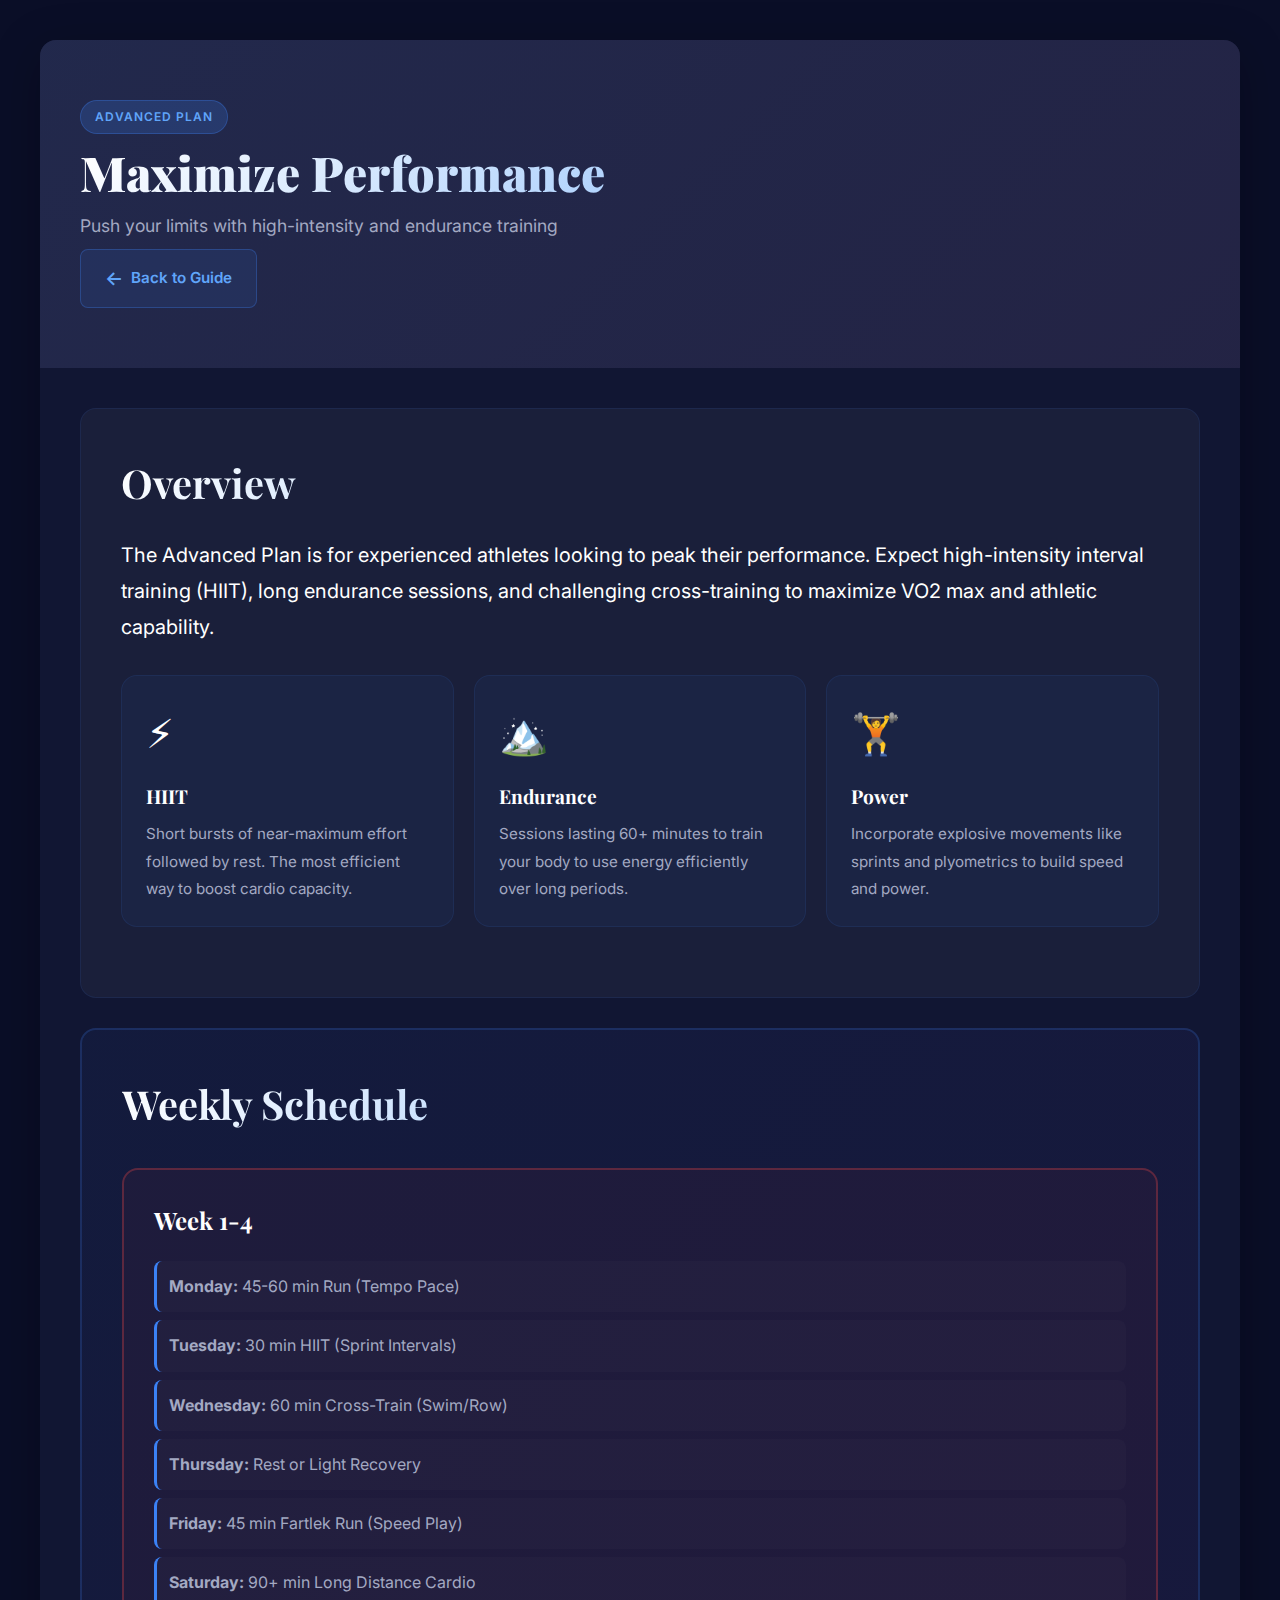
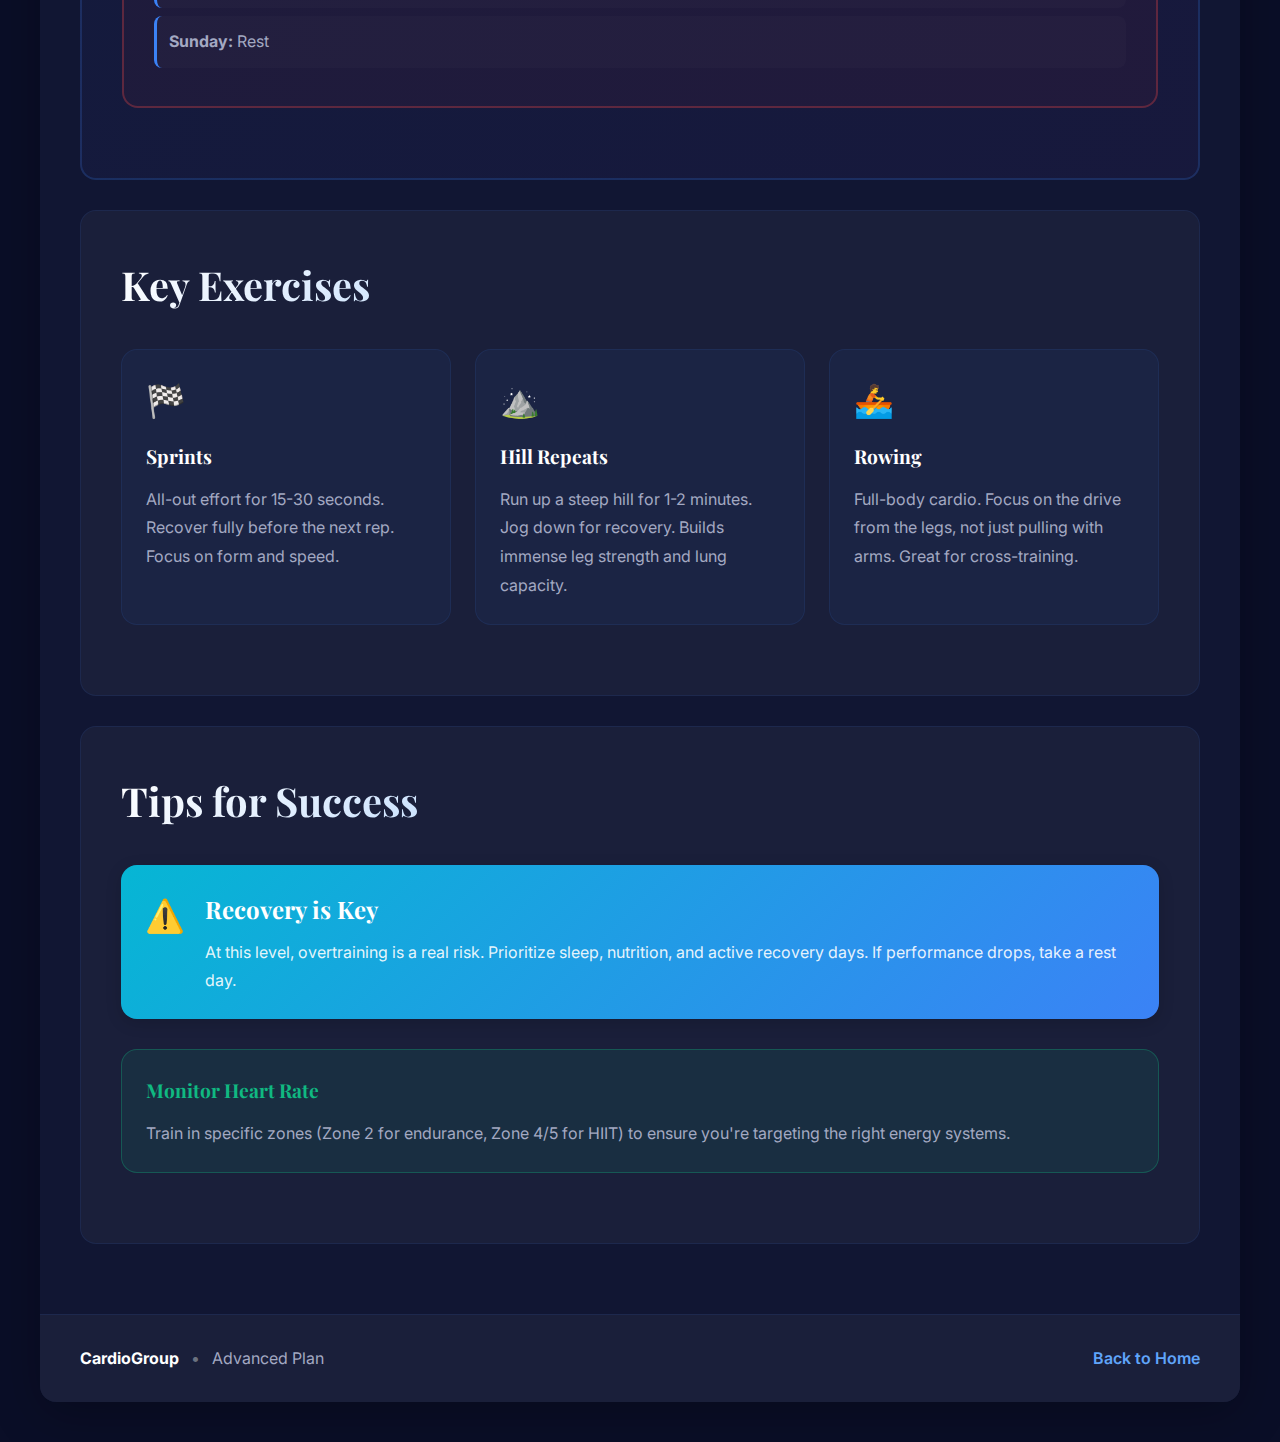
<file: advanced.html>
<!doctype html>
<html lang="en">

<head>
    <meta charset="utf-8" />
    <meta name="viewport" content="width=device-width,initial-scale=1" />
    <title>Advanced Cardio Plan</title>
    <link
        href="https://fonts.googleapis.com/css2?family=Playfair+Display:wght@400;700;900&family=Inter:wght@300;400;500;600;700&display=swap"
        rel="stylesheet">
    <link rel="stylesheet" href="styles.css">
</head>

<body>
    <div class="site" role="document">
        <header>
            <div class="header-bg"></div>
            <div class="header-content">
                <div class="title">
                    <div class="badge">Advanced Plan</div>
                    <h1>Maximize Performance</h1>
                    <div class="meta">Push your limits with high-intensity and endurance training</div>
                    <div class="actions">
                        <a class="btn secondary" href="ebook.html#workout-plan">
                            <span class="btn-icon">←</span>
                            Back to Guide
                        </a>
                    </div>
                </div>
            </div>
        </header>

        <main>
            <section class="visible">
                <h2>Overview</h2>
                <p class="lead">The Advanced Plan is for experienced athletes looking to peak their performance. Expect
                    high-intensity interval training (HIIT), long endurance sessions, and challenging cross-training to
                    maximize VO2 max and athletic capability.</p>

                <div class="benefits-grid">
                    <div class="benefit-card">
                        <div class="benefit-icon">⚡</div>
                        <h3>HIIT</h3>
                        <p>Short bursts of near-maximum effort followed by rest. The most efficient way to boost cardio
                            capacity.</p>
                    </div>
                    <div class="benefit-card">
                        <div class="benefit-icon">🏔️</div>
                        <h3>Endurance</h3>
                        <p>Sessions lasting 60+ minutes to train your body to use energy efficiently over long periods.
                        </p>
                    </div>
                    <div class="benefit-card">
                        <div class="benefit-icon">🏋️</div>
                        <h3>Power</h3>
                        <p>Incorporate explosive movements like sprints and plyometrics to build speed and power.</p>
                    </div>
                </div>
            </section>

            <section class="visible highlight-section">
                <h2>Weekly Schedule</h2>
                <div class="plan-grid">
                    <div class="plan-card advanced">
                        <div class="plan-header">
                            <h3>Week 1-4</h3>
                        </div>
                        <ul>
                            <li><strong>Monday:</strong> 45-60 min Run (Tempo Pace)</li>
                            <li><strong>Tuesday:</strong> 30 min HIIT (Sprint Intervals)</li>
                            <li><strong>Wednesday:</strong> 60 min Cross-Train (Swim/Row)</li>
                            <li><strong>Thursday:</strong> Rest or Light Recovery</li>
                            <li><strong>Friday:</strong> 45 min Fartlek Run (Speed Play)</li>
                            <li><strong>Saturday:</strong> 90+ min Long Distance Cardio</li>
                            <li><strong>Sunday:</strong> Rest</li>
                        </ul>
                    </div>
                </div>
            </section>

            <section class="visible">
                <h2>Key Exercises</h2>
                <div class="safety-grid">
                    <div class="safety-card">
                        <div class="safety-icon">🏁</div>
                        <h3>Sprints</h3>
                        <p>All-out effort for 15-30 seconds. Recover fully before the next rep. Focus on form and speed.
                        </p>
                    </div>
                    <div class="safety-card">
                        <div class="safety-icon">⛰️</div>
                        <h3>Hill Repeats</h3>
                        <p>Run up a steep hill for 1-2 minutes. Jog down for recovery. Builds immense leg strength and
                            lung capacity.</p>
                    </div>
                    <div class="safety-card">
                        <div class="safety-icon">🚣</div>
                        <h3>Rowing</h3>
                        <p>Full-body cardio. Focus on the drive from the legs, not just pulling with arms. Great for
                            cross-training.</p>
                    </div>
                </div>
            </section>

            <section class="visible">
                <h2>Tips for Success</h2>
                <div class="callout">
                    <div class="callout-icon">⚠️</div>
                    <div>
                        <h3>Recovery is Key</h3>
                        <p>At this level, overtraining is a real risk. Prioritize sleep, nutrition, and active recovery
                            days. If performance drops, take a rest day.</p>
                    </div>
                </div>
                <div class="insight-box">
                    <h3>Monitor Heart Rate</h3>
                    <p>Train in specific zones (Zone 2 for endurance, Zone 4/5 for HIIT) to ensure you're targeting the
                        right energy systems.</p>
                </div>
            </section>
        </main>

        <footer>
            <div class="footer-content">
                <div class="footer-left">
                    <strong>CardioGroup</strong>
                    <span class="separator">•</span>
                    <span>Advanced Plan</span>
                </div>
                <div class="footer-right">
                    <a href="ebook.html" class="footer-link">Back to Home</a>
                </div>
            </div>
        </footer>
    </div>
</body>

</html>
</file>
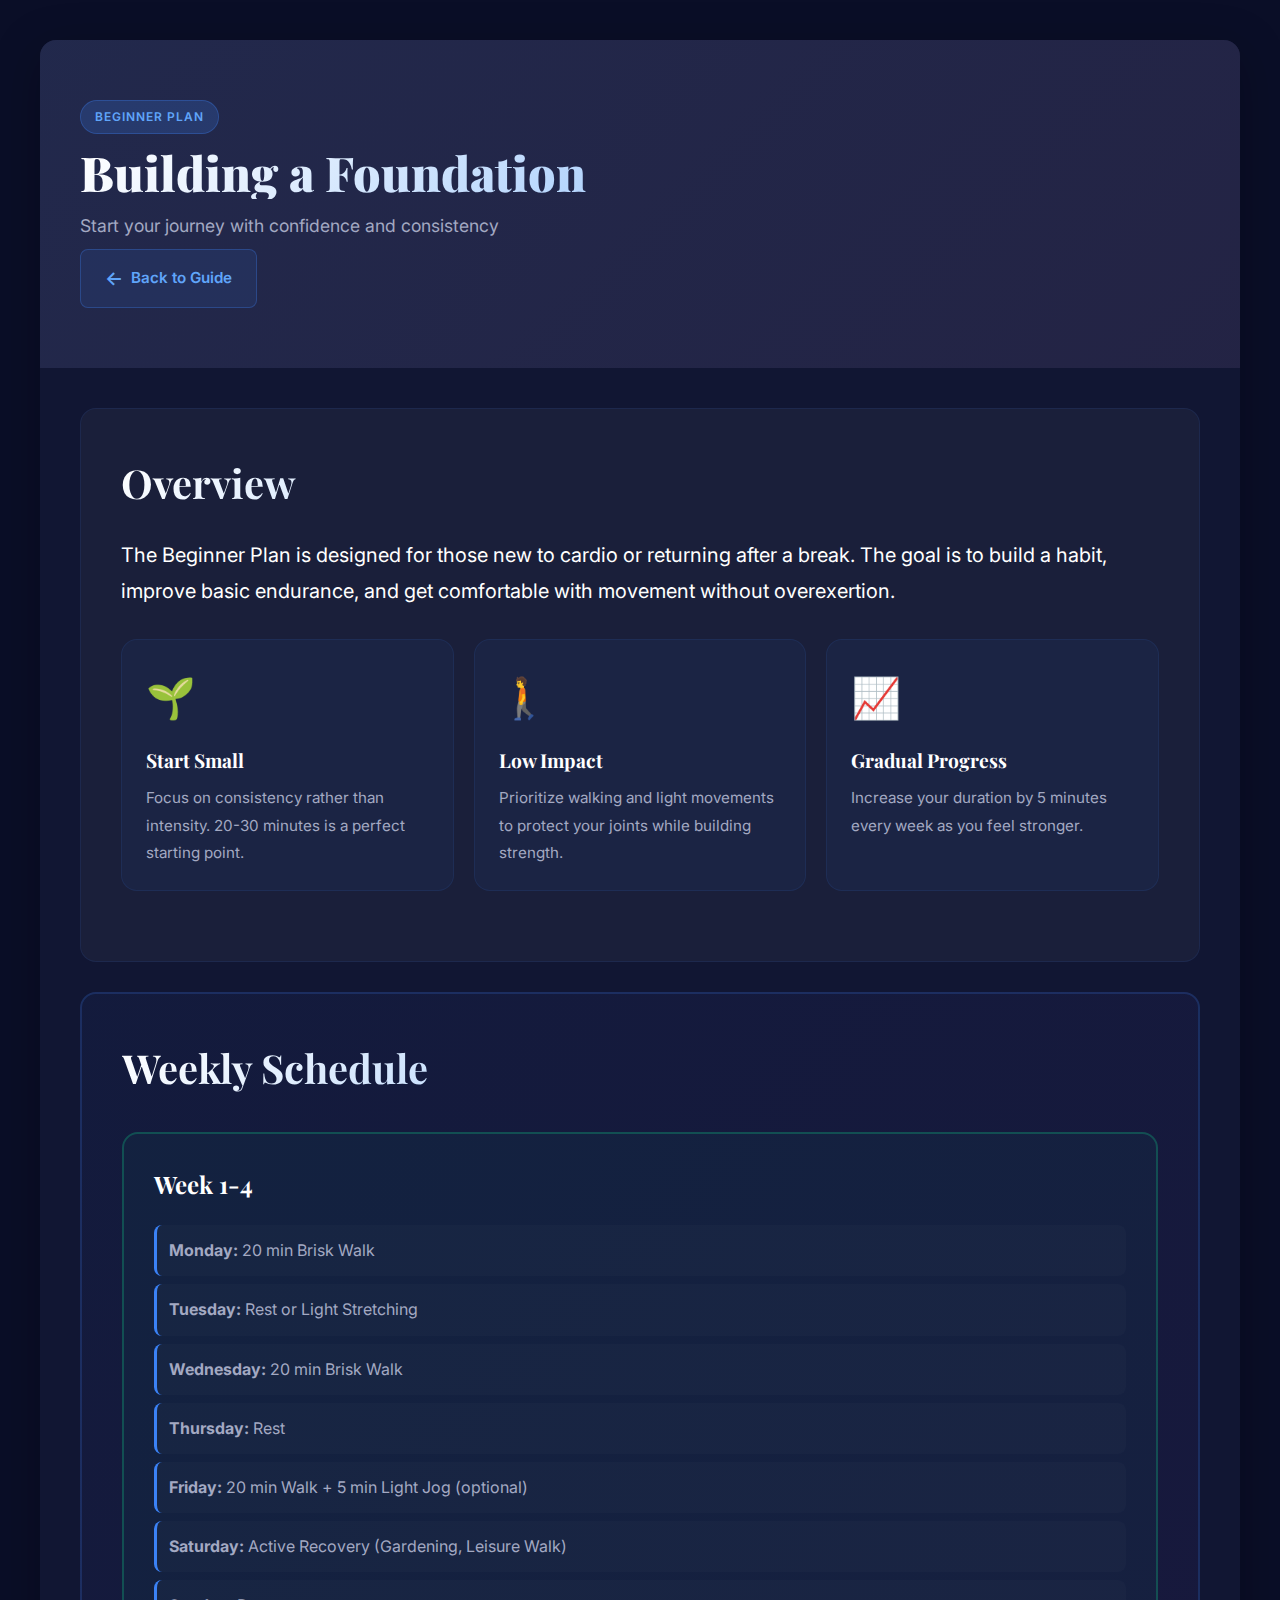
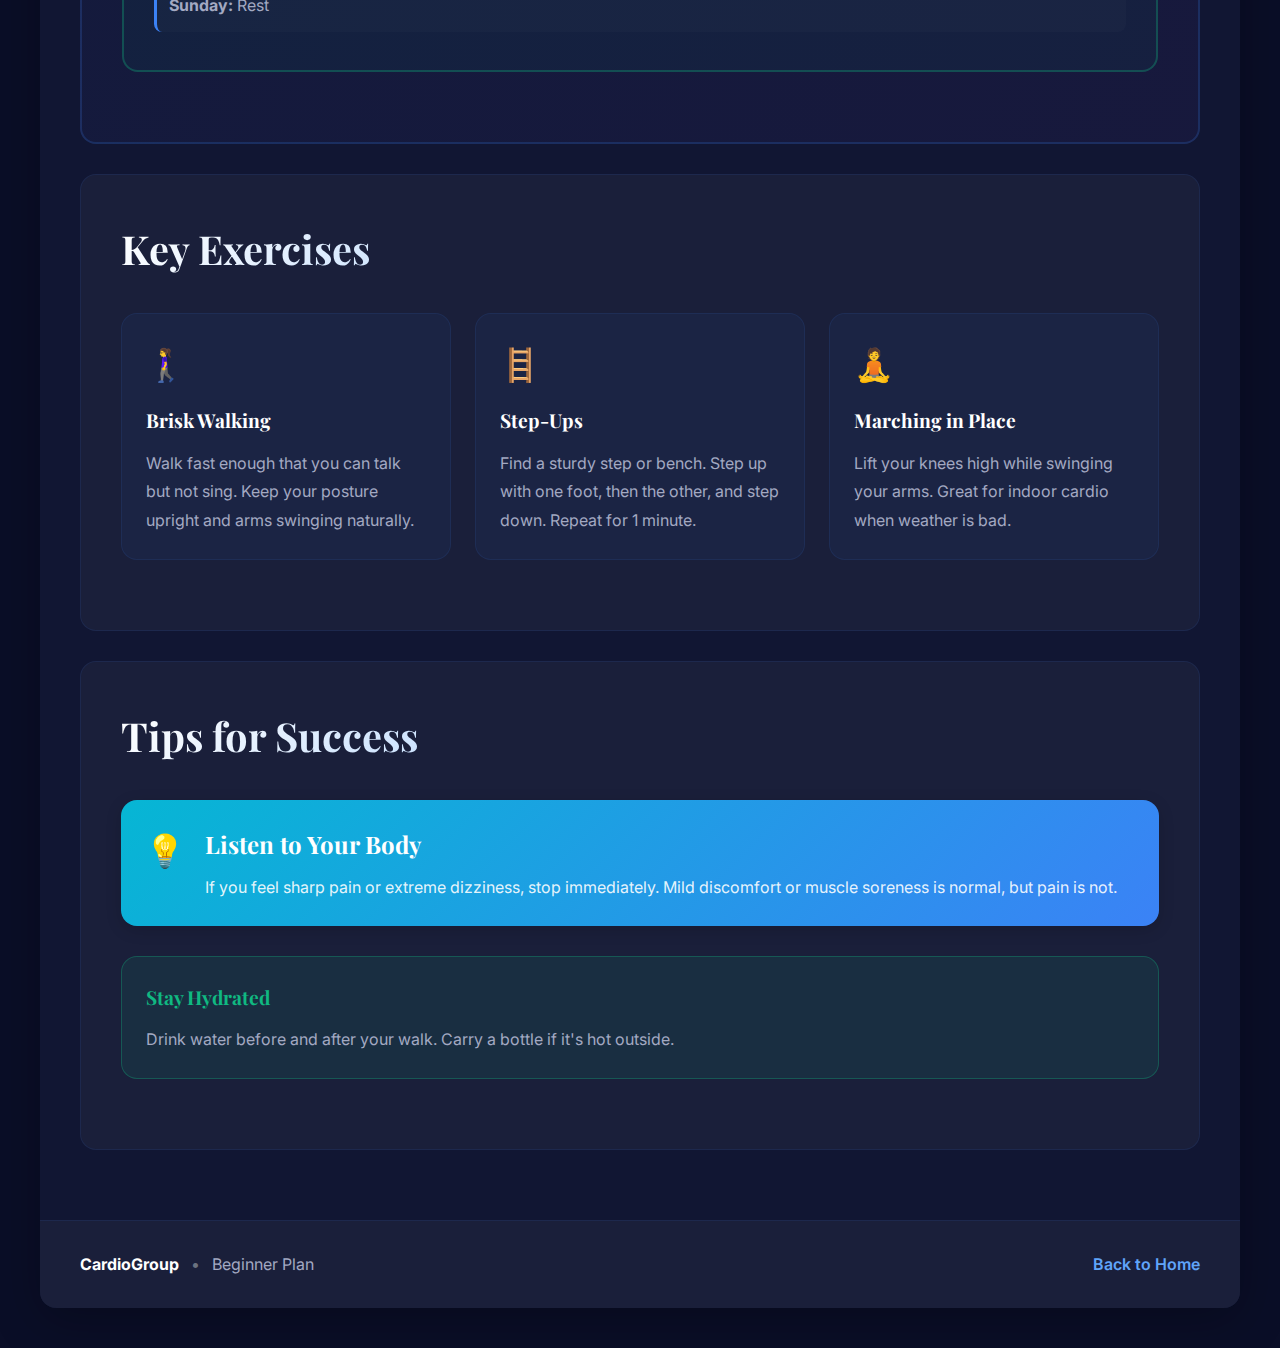
<file: beginner.html>
<!doctype html>
<html lang="en">

<head>
  <meta charset="utf-8" />
  <meta name="viewport" content="width=device-width,initial-scale=1" />
  <title>Beginner Cardio Plan</title>
  <link
    href="https://fonts.googleapis.com/css2?family=Playfair+Display:wght@400;700;900&family=Inter:wght@300;400;500;600;700&display=swap"
    rel="stylesheet">
  <link rel="stylesheet" href="styles.css">
</head>

<body>
  <div class="site" role="document">
    <header>
      <div class="header-bg"></div>
      <div class="header-content">
        <div class="title">
          <div class="badge">Beginner Plan</div>
          <h1>Building a Foundation</h1>
          <div class="meta">Start your journey with confidence and consistency</div>
          <div class="actions">
            <a class="btn secondary" href="index.html#workout-plan">
              <span class="btn-icon">←</span>
              Back to Guide
            </a>
          </div>
        </div>
      </div>
    </header>

    <main>
      <section class="visible">
        <h2>Overview</h2>
        <p class="lead">The Beginner Plan is designed for those new to cardio or returning after a break. The goal is to
          build a habit, improve basic endurance, and get comfortable with movement without overexertion.</p>

        <div class="benefits-grid">
          <div class="benefit-card">
            <div class="benefit-icon">🌱</div>
            <h3>Start Small</h3>
            <p>Focus on consistency rather than intensity. 20-30 minutes is a perfect starting point.</p>
          </div>
          <div class="benefit-card">
            <div class="benefit-icon">🚶</div>
            <h3>Low Impact</h3>
            <p>Prioritize walking and light movements to protect your joints while building strength.</p>
          </div>
          <div class="benefit-card">
            <div class="benefit-icon">📈</div>
            <h3>Gradual Progress</h3>
            <p>Increase your duration by 5 minutes every week as you feel stronger.</p>
          </div>
        </div>
      </section>

      <section class="visible highlight-section">
        <h2>Weekly Schedule</h2>
        <div class="plan-grid">
          <div class="plan-card beginner">
            <div class="plan-header">
              <h3>Week 1-4</h3>
            </div>
            <ul>
              <li><strong>Monday:</strong> 20 min Brisk Walk</li>
              <li><strong>Tuesday:</strong> Rest or Light Stretching</li>
              <li><strong>Wednesday:</strong> 20 min Brisk Walk</li>
              <li><strong>Thursday:</strong> Rest</li>
              <li><strong>Friday:</strong> 20 min Walk + 5 min Light Jog (optional)</li>
              <li><strong>Saturday:</strong> Active Recovery (Gardening, Leisure Walk)</li>
              <li><strong>Sunday:</strong> Rest</li>
            </ul>
          </div>
        </div>
      </section>

      <section class="visible">
        <h2>Key Exercises</h2>
        <div class="safety-grid">
          <div class="safety-card">
            <div class="safety-icon">🚶‍♀️</div>
            <h3>Brisk Walking</h3>
            <p>Walk fast enough that you can talk but not sing. Keep your posture upright and arms swinging naturally.
            </p>
          </div>
          <div class="safety-card">
            <div class="safety-icon">🪜</div>
            <h3>Step-Ups</h3>
            <p>Find a sturdy step or bench. Step up with one foot, then the other, and step down. Repeat for 1 minute.
            </p>
          </div>
          <div class="safety-card">
            <div class="safety-icon">🧘</div>
            <h3>Marching in Place</h3>
            <p>Lift your knees high while swinging your arms. Great for indoor cardio when weather is bad.</p>
          </div>
        </div>
      </section>

      <section class="visible">
        <h2>Tips for Success</h2>
        <div class="callout">
          <div class="callout-icon">💡</div>
          <div>
            <h3>Listen to Your Body</h3>
            <p>If you feel sharp pain or extreme dizziness, stop immediately. Mild discomfort or muscle soreness is
              normal, but pain is not.</p>
          </div>
        </div>
        <div class="insight-box">
          <h3>Stay Hydrated</h3>
          <p>Drink water before and after your walk. Carry a bottle if it's hot outside.</p>
        </div>
      </section>
    </main>

    <footer>
      <div class="footer-content">
        <div class="footer-left">
          <strong>CardioGroup</strong>
          <span class="separator">•</span>
          <span>Beginner Plan</span>
        </div>
        <div class="footer-right">
          <a href="index.html" class="footer-link">Back to Home</a>
        </div>
      </div>
    </footer>
  </div>
</body>

</html>
</file>
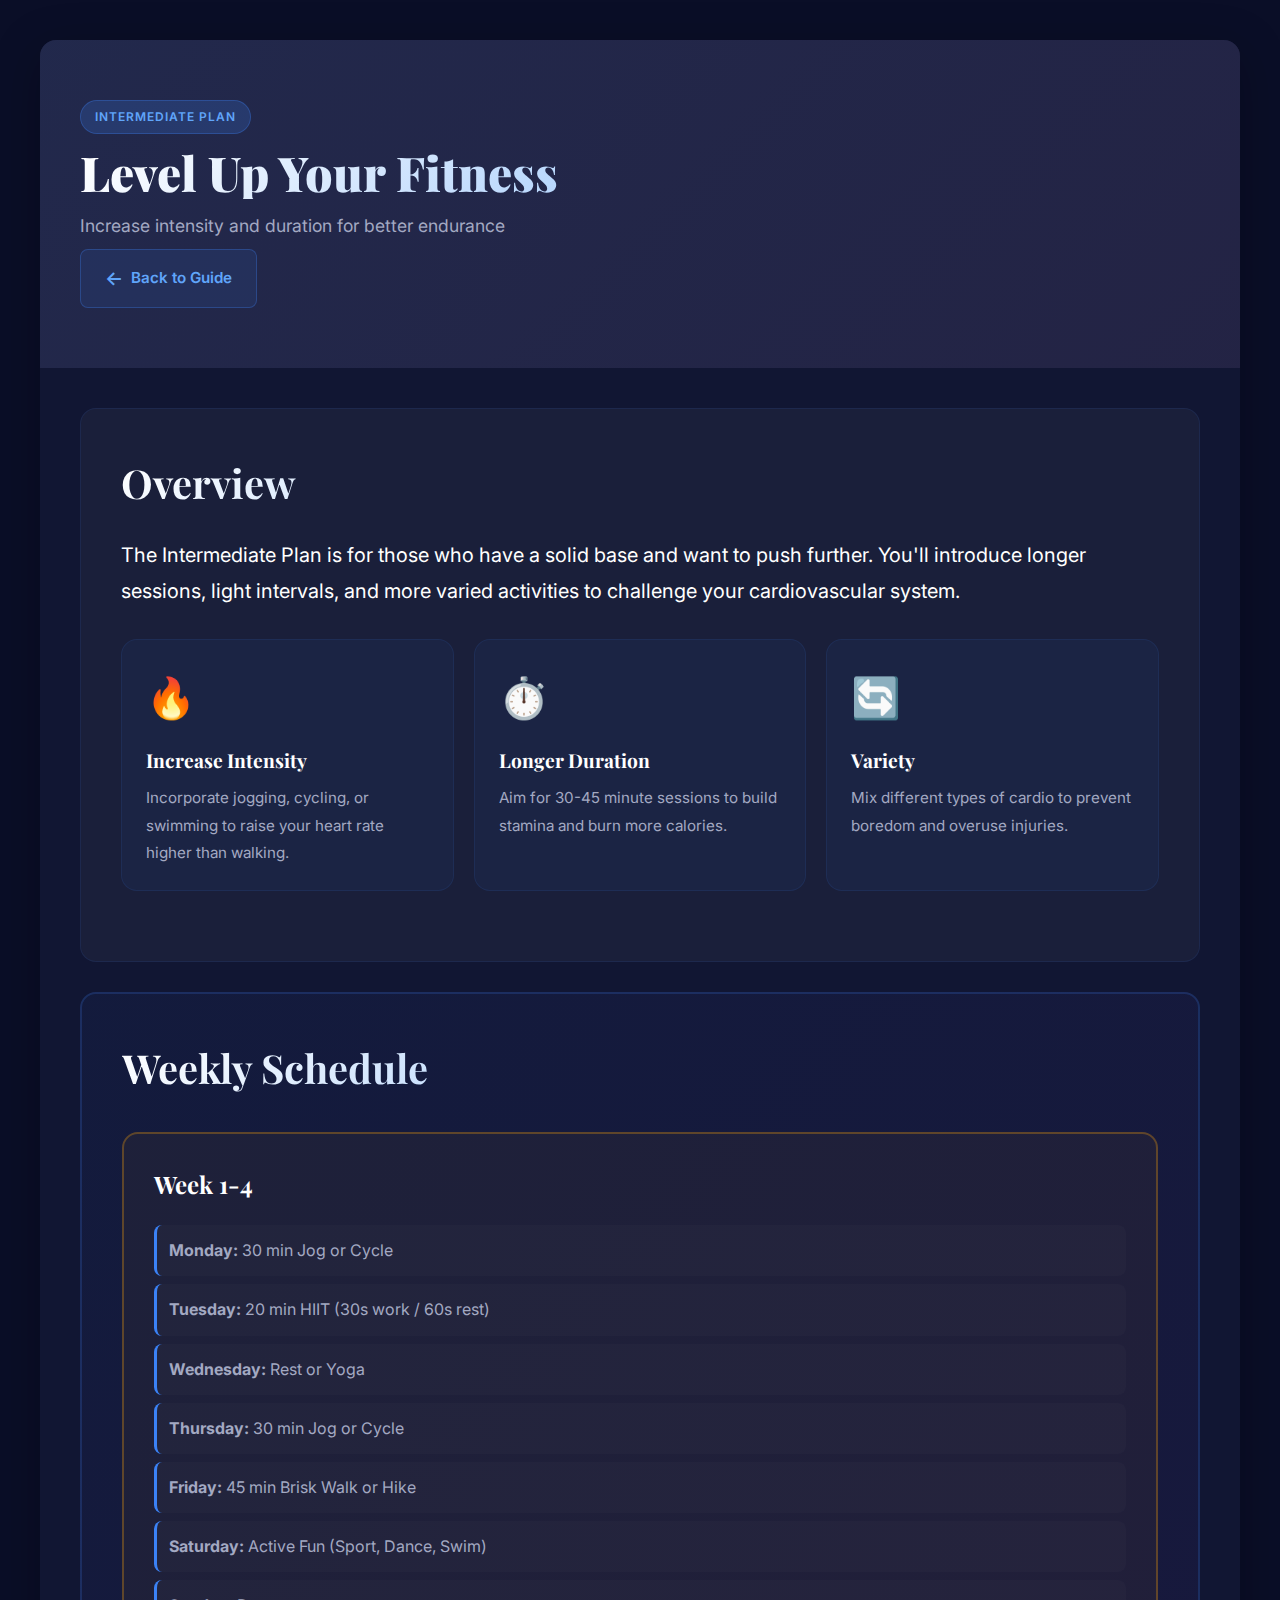
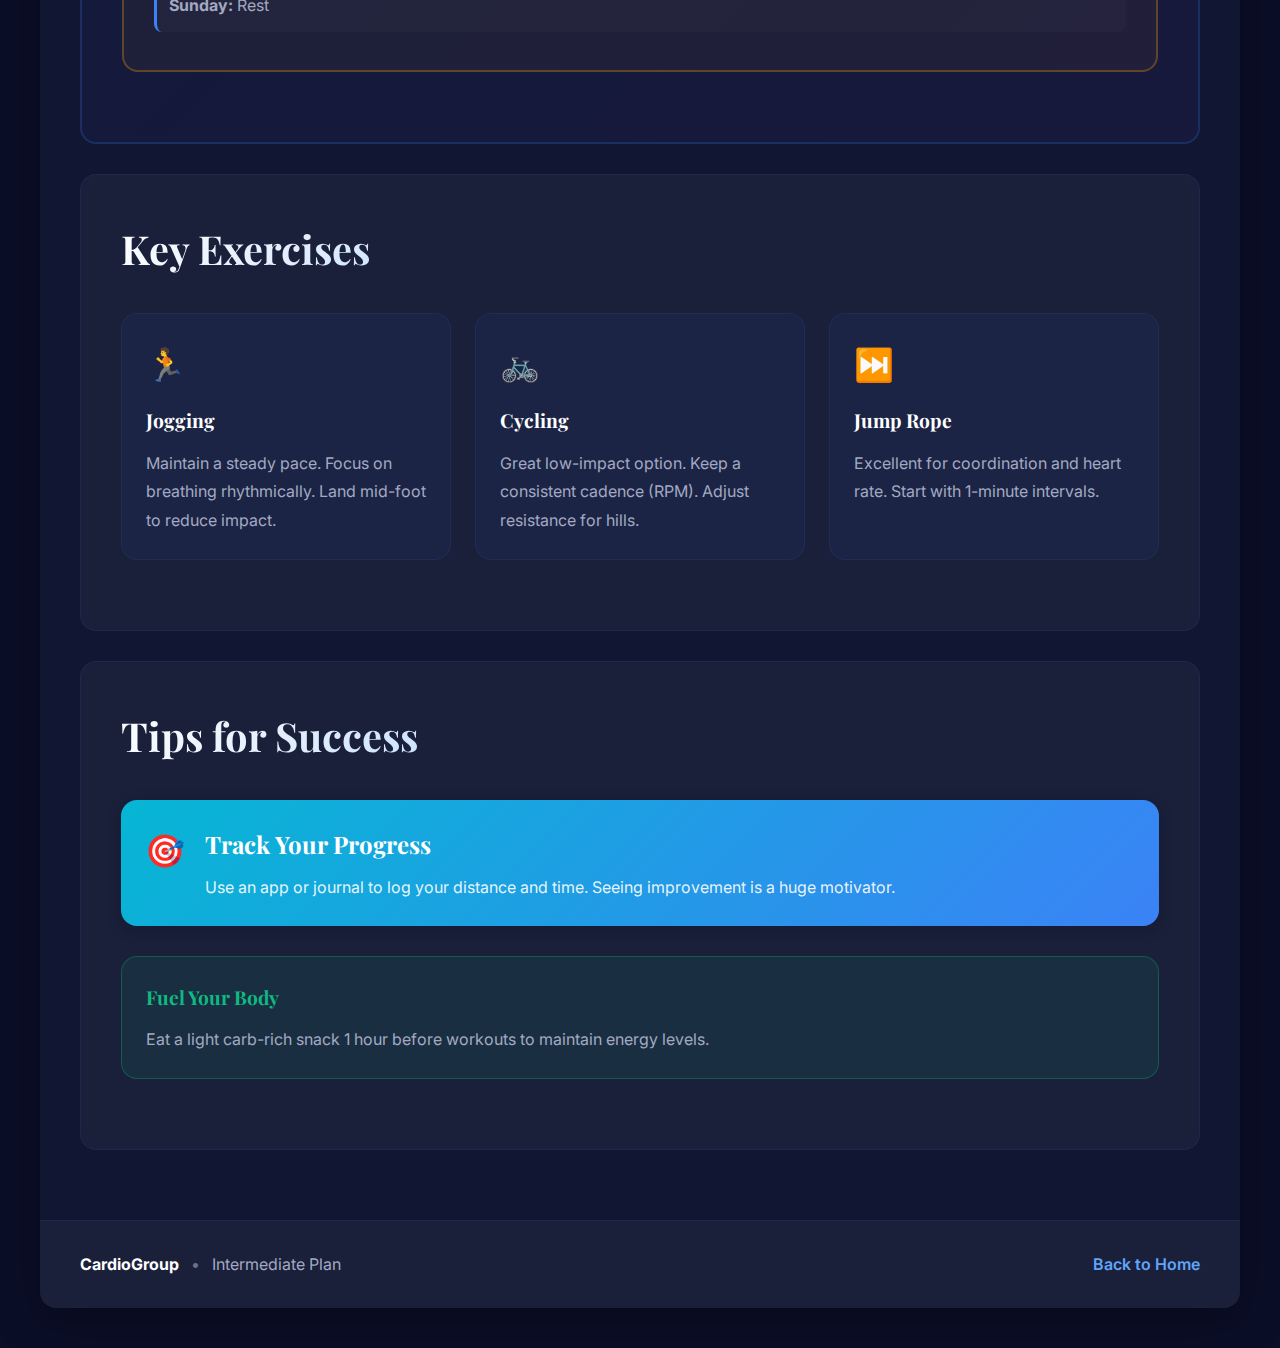
<file: intermediate.html>
<!doctype html>
<html lang="en">

<head>
    <meta charset="utf-8" />
    <meta name="viewport" content="width=device-width,initial-scale=1" />
    <title>Intermediate Cardio Plan</title>
    <link
        href="https://fonts.googleapis.com/css2?family=Playfair+Display:wght@400;700;900&family=Inter:wght@300;400;500;600;700&display=swap"
        rel="stylesheet">
    <link rel="stylesheet" href="styles.css">
</head>

<body>
    <div class="site" role="document">
        <header>
            <div class="header-bg"></div>
            <div class="header-content">
                <div class="title">
                    <div class="badge">Intermediate Plan</div>
                    <h1>Level Up Your Fitness</h1>
                    <div class="meta">Increase intensity and duration for better endurance</div>
                    <div class="actions">
                        <a class="btn secondary" href="ebook.html#workout-plan">
                            <span class="btn-icon">←</span>
                            Back to Guide
                        </a>
                    </div>
                </div>
            </div>
        </header>

        <main>
            <section class="visible">
                <h2>Overview</h2>
                <p class="lead">The Intermediate Plan is for those who have a solid base and want to push further.
                    You'll introduce longer sessions, light intervals, and more varied activities to challenge your
                    cardiovascular system.</p>

                <div class="benefits-grid">
                    <div class="benefit-card">
                        <div class="benefit-icon">🔥</div>
                        <h3>Increase Intensity</h3>
                        <p>Incorporate jogging, cycling, or swimming to raise your heart rate higher than walking.</p>
                    </div>
                    <div class="benefit-card">
                        <div class="benefit-icon">⏱️</div>
                        <h3>Longer Duration</h3>
                        <p>Aim for 30-45 minute sessions to build stamina and burn more calories.</p>
                    </div>
                    <div class="benefit-card">
                        <div class="benefit-icon">🔄</div>
                        <h3>Variety</h3>
                        <p>Mix different types of cardio to prevent boredom and overuse injuries.</p>
                    </div>
                </div>
            </section>

            <section class="visible highlight-section">
                <h2>Weekly Schedule</h2>
                <div class="plan-grid">
                    <div class="plan-card intermediate">
                        <div class="plan-header">
                            <h3>Week 1-4</h3>
                        </div>
                        <ul>
                            <li><strong>Monday:</strong> 30 min Jog or Cycle</li>
                            <li><strong>Tuesday:</strong> 20 min HIIT (30s work / 60s rest)</li>
                            <li><strong>Wednesday:</strong> Rest or Yoga</li>
                            <li><strong>Thursday:</strong> 30 min Jog or Cycle</li>
                            <li><strong>Friday:</strong> 45 min Brisk Walk or Hike</li>
                            <li><strong>Saturday:</strong> Active Fun (Sport, Dance, Swim)</li>
                            <li><strong>Sunday:</strong> Rest</li>
                        </ul>
                    </div>
                </div>
            </section>

            <section class="visible">
                <h2>Key Exercises</h2>
                <div class="safety-grid">
                    <div class="safety-card">
                        <div class="safety-icon">🏃</div>
                        <h3>Jogging</h3>
                        <p>Maintain a steady pace. Focus on breathing rhythmically. Land mid-foot to reduce impact.</p>
                    </div>
                    <div class="safety-card">
                        <div class="safety-icon">🚲</div>
                        <h3>Cycling</h3>
                        <p>Great low-impact option. Keep a consistent cadence (RPM). Adjust resistance for hills.</p>
                    </div>
                    <div class="safety-card">
                        <div class="safety-icon">⏭️</div>
                        <h3>Jump Rope</h3>
                        <p>Excellent for coordination and heart rate. Start with 1-minute intervals.</p>
                    </div>
                </div>
            </section>

            <section class="visible">
                <h2>Tips for Success</h2>
                <div class="callout">
                    <div class="callout-icon">🎯</div>
                    <div>
                        <h3>Track Your Progress</h3>
                        <p>Use an app or journal to log your distance and time. Seeing improvement is a huge motivator.
                        </p>
                    </div>
                </div>
                <div class="insight-box">
                    <h3>Fuel Your Body</h3>
                    <p>Eat a light carb-rich snack 1 hour before workouts to maintain energy levels.</p>
                </div>
            </section>
        </main>

        <footer>
            <div class="footer-content">
                <div class="footer-left">
                    <strong>CardioGroup</strong>
                    <span class="separator">•</span>
                    <span>Intermediate Plan</span>
                </div>
                <div class="footer-right">
                    <a href="ebook.html" class="footer-link">Back to Home</a>
                </div>
            </div>
        </footer>
    </div>
</body>

</html>
</file>
<file: styles.css>
/* ========================================
   CSS Variables
   ======================================== */
:root {
  --bg-primary: #0a0e27;
  --bg-secondary: #111633;
  --bg-card: #1a1f3a;
  --text-primary: #ffffff;
  --text-secondary: #a3a9c2;
  --text-muted: #6b7280;
  --accent-primary: #3b82f6;
  --accent-secondary: #60a5fa;
  --accent-tertiary: #2563eb;
  --success: #10b981;
  --warning: #f59e0b;
  --danger: #ef4444;
  --gradient-1: linear-gradient(135deg, #667eea 0%, #764ba2 100%);
  --gradient-2: linear-gradient(135deg, #3b82f6 0%, #8b5cf6 100%);
  --gradient-3: linear-gradient(135deg, #06b6d4 0%, #3b82f6 100%);
  --max-width: 1200px;
  --radius: 16px;
  --radius-sm: 8px;
  --shadow-sm: 0 2px 8px rgba(0, 0, 0, 0.1);
  --shadow-md: 0 4px 16px rgba(0, 0, 0, 0.15);
  --shadow-lg: 0 8px 32px rgba(0, 0, 0, 0.2);
  --shadow-xl: 0 12px 48px rgba(0, 0, 0, 0.25);
  --heading: "Playfair Display", serif;
  --body: "Inter", system-ui, -apple-system, "Segoe UI", Roboto, sans-serif;
  --transition: all 0.3s cubic-bezier(0.4, 0, 0.2, 1);
}

/* ========================================
   Base Styles
   ======================================== */
* {
  box-sizing: border-box;
  margin: 0;
  padding: 0;
}

html {
  scroll-behavior: smooth;
  font-size: 16px;
}

body {
  min-height: 100vh;
  font-family: var(--body);
  background: var(--bg-primary);
  color: var(--text-primary);
  -webkit-font-smoothing: antialiased;
  -moz-osx-font-smoothing: grayscale;
  line-height: 1.7;
  overflow-x: hidden;
}

/* ========================================
   Progress Bar
   ======================================== */
.progress-bar {
  position: fixed;
  top: 0;
  left: 0;
  height: 4px;
  background: var(--gradient-2);
  width: 0%;
  z-index: 1000;
  transition: width 0.1s ease;
  box-shadow: 0 0 10px rgba(59, 130, 246, 0.5);
}

/* ========================================
   Layout
   ======================================== */
.site {
  width: 100%;
  max-width: var(--max-width);
  margin: 40px auto;
  background: var(--bg-secondary);
  border-radius: var(--radius);
  box-shadow: var(--shadow-xl);
  overflow: hidden;
  position: relative;
}

/* ========================================
   Header
   ======================================== */
header {
  position: relative;
  padding: 60px 40px;
  background: var(--bg-card);
  overflow: hidden;
}

.header-bg {
  position: absolute;
  top: 0;
  left: 0;
  right: 0;
  bottom: 0;
  background: var(--gradient-1);
  opacity: 0.1;
  z-index: 0;
}

.header-content {
  position: relative;
  z-index: 1;
  display: flex;
  gap: 30px;
  align-items: center;
}

.logo {
  width: 120px;
  height: 120px;
  border-radius: var(--radius);
  overflow: hidden;
  flex-shrink: 0;
  position: relative;
  box-shadow: var(--shadow-lg);
  transition: var(--transition);
}

.logo:hover {
  transform: scale(1.05) rotate(2deg);
}

.logo img {
  width: 100%;
  height: 100%;
  object-fit: cover;
  display: block;
}

.logo-overlay {
  position: absolute;
  inset: 0;
  background: linear-gradient(135deg, rgba(59, 130, 246, 0.2), transparent);
}

.title {
  flex: 1;
}

.badge {
  display: inline-block;
  padding: 6px 14px;
  background: rgba(59, 130, 246, 0.2);
  color: var(--accent-secondary);
  border-radius: 20px;
  font-size: 0.75rem;
  font-weight: 600;
  text-transform: uppercase;
  letter-spacing: 1px;
  margin-bottom: 12px;
  border: 1px solid rgba(59, 130, 246, 0.3);
}

h1 {
  font-family: var(--heading);
  font-size: 3rem;
  line-height: 1.1;
  margin-bottom: 12px;
  background: linear-gradient(135deg, #fff, var(--accent-secondary));
  -webkit-background-clip: text;
  -webkit-text-fill-color: transparent;
  background-clip: text;
  font-weight: 900;
}

.meta {
  color: var(--text-secondary);
  font-size: 1.1rem;
  margin-bottom: 8px;
}

.author {
  display: flex;
  align-items: center;
  gap: 8px;
  color: var(--text-secondary);
  font-size: 0.95rem;
  margin-bottom: 24px;
}

.author-icon {
  font-size: 1.2rem;
}

/* ========================================
   Buttons
   ======================================== */
.actions {
  display: flex;
  gap: 12px;
  flex-wrap: wrap;
}

.btn {
  display: inline-flex;
  align-items: center;
  gap: 8px;
  text-decoration: none;
  padding: 12px 24px;
  border-radius: var(--radius-sm);
  font-weight: 600;
  font-size: 0.95rem;
  transition: var(--transition);
  cursor: pointer;
  border: none;
  position: relative;
  overflow: hidden;
}

.btn::before {
  content: '';
  position: absolute;
  top: 50%;
  left: 50%;
  width: 0;
  height: 0;
  border-radius: 50%;
  background: rgba(255, 255, 255, 0.1);
  transform: translate(-50%, -50%);
  transition: width 0.6s, height 0.6s;
}

.btn:hover::before {
  width: 300px;
  height: 300px;
}

.btn-icon {
  font-size: 1.2rem;
  position: relative;
  z-index: 1;
}

.btn.primary {
  background: var(--gradient-2);
  color: white;
  box-shadow: 0 4px 16px rgba(59, 130, 246, 0.3);
}

.btn.primary:hover {
  transform: translateY(-2px);
  box-shadow: 0 8px 24px rgba(59, 130, 246, 0.4);
}

.btn.secondary {
  background: rgba(59, 130, 246, 0.1);
  color: var(--accent-secondary);
  border: 1px solid rgba(59, 130, 246, 0.3);
}

.btn.secondary:hover {
  background: rgba(59, 130, 246, 0.2);
  border-color: var(--accent-secondary);
}

.btn.large {
  padding: 16px 32px;
  font-size: 1.1rem;
}

/* ========================================
   Main Content
   ======================================== */
main {
  padding: 40px;
}

/* ========================================
   Table of Contents
   ======================================== */
.toc {
  padding: 30px;
  border-radius: var(--radius);
  background: var(--bg-card);
  margin-bottom: 40px;
  border: 1px solid rgba(59, 130, 246, 0.1);
  position: relative;
  overflow: hidden;
}

.toc::before {
  content: '';
  position: absolute;
  top: 0;
  left: 0;
  right: 0;
  height: 4px;
  background: var(--gradient-2);
}

.toc-header {
  display: flex;
  align-items: center;
  gap: 12px;
  margin-bottom: 20px;
}

.toc-icon {
  font-size: 1.5rem;
}

.toc h2 {
  font-family: var(--heading);
  font-size: 1.5rem;
  margin: 0;
}

.toc ol {
  list-style: none;
  padding: 0;
  display: grid;
  gap: 12px;
}

.toc li {
  margin: 0;
}

.toc a {
  display: flex;
  align-items: center;
  gap: 12px;
  color: var(--text-secondary);
  text-decoration: none;
  padding: 12px 16px;
  border-radius: var(--radius-sm);
  transition: var(--transition);
  background: rgba(59, 130, 246, 0.05);
}

.toc a:hover {
  background: rgba(59, 130, 246, 0.15);
  color: var(--accent-secondary);
  transform: translateX(8px);
}

.toc-number {
  font-weight: 700;
  color: var(--accent-primary);
  font-size: 0.85rem;
  min-width: 30px;
}

/* ========================================
   Sections
   ======================================== */
section {
  padding: 40px;
  border-radius: var(--radius);
  background: var(--bg-card);
  margin-bottom: 30px;
  scroll-margin-top: 40px;
  position: relative;
  border: 1px solid rgba(59, 130, 246, 0.1);
  opacity: 0;
  transform: translateY(30px);
  transition: opacity 0.6s ease, transform 0.6s ease;
}

section.visible {
  opacity: 1;
  transform: translateY(0);
}

.section-label {
  display: inline-block;
  padding: 4px 12px;
  background: rgba(59, 130, 246, 0.15);
  color: var(--accent-secondary);
  border-radius: 12px;
  font-size: 0.75rem;
  font-weight: 600;
  text-transform: uppercase;
  letter-spacing: 1px;
  margin-bottom: 16px;
}

section h2 {
  font-family: var(--heading);
  font-size: 2.5rem;
  margin-bottom: 20px;
  background: linear-gradient(135deg, #fff, var(--accent-secondary));
  -webkit-background-clip: text;
  -webkit-text-fill-color: transparent;
  background-clip: text;
}

section h3 {
  font-family: var(--heading);
  font-size: 1.5rem;
  margin: 24px 0 12px 0;
  color: var(--text-primary);
}

p {
  margin: 16px 0;
  color: var(--text-secondary);
  line-height: 1.8;
}

.lead {
  font-size: 1.25rem;
  line-height: 1.8;
  color: var(--text-primary);
  font-weight: 400;
}

.section-intro {
  font-size: 1.1rem;
  color: var(--text-secondary);
  margin-bottom: 30px;
}

ul, ol {
  margin: 16px 0;
  padding-left: 24px;
  color: var(--text-secondary);
}

li {
  margin: 10px 0;
  line-height: 1.7;
}

/* ========================================
   Special Sections
   ======================================== */
.highlight-section {
  background: linear-gradient(135deg, rgba(59, 130, 246, 0.05), rgba(139, 92, 246, 0.05));
  border: 2px solid rgba(59, 130, 246, 0.2);
}

/* ========================================
   Introduction Components
   ======================================== */
.intro-hero {
  padding: 30px;
  background: rgba(59, 130, 246, 0.05);
  border-radius: var(--radius);
  border-left: 4px solid var(--accent-primary);
  margin: 30px 0;
}

.benefits-grid {
  display: grid;
  grid-template-columns: repeat(auto-fit, minmax(250px, 1fr));
  gap: 20px;
  margin: 30px 0;
}

.benefit-card {
  padding: 24px;
  background: rgba(59, 130, 246, 0.05);
  border-radius: var(--radius);
  border: 1px solid rgba(59, 130, 246, 0.1);
  transition: var(--transition);
}

.benefit-card:hover {
  background: rgba(59, 130, 246, 0.1);
  transform: translateY(-4px);
  box-shadow: var(--shadow-md);
}

.benefit-icon {
  font-size: 2.5rem;
  margin-bottom: 12px;
}

.benefit-card h3 {
  font-size: 1.2rem;
  margin: 12px 0 8px 0;
  color: var(--text-primary);
}

.benefit-card p {
  margin: 0;
  color: var(--text-secondary);
  font-size: 0.95rem;
}

/* ========================================
   Callouts & Boxes
   ======================================== */
.callout {
  display: flex;
  gap: 20px;
  padding: 24px;
  background: var(--gradient-3);
  border-radius: var(--radius);
  margin: 30px 0;
  box-shadow: var(--shadow-md);
}

.callout-icon {
  font-size: 2rem;
  flex-shrink: 0;
}

.callout h3 {
  margin: 0 0 8px 0;
  color: white;
}

.callout p {
  margin: 0;
  color: rgba(255, 255, 255, 0.9);
}

.note {
  display: flex;
  gap: 16px;
  background: rgba(245, 158, 11, 0.1);
  padding: 20px;
  border-radius: var(--radius);
  border: 1px solid rgba(245, 158, 11, 0.3);
  margin: 20px 0;
}

.note-icon {
  font-size: 1.5rem;
  flex-shrink: 0;
}

.note h3 {
  margin: 0 0 8px 0;
  font-size: 1.1rem;
  color: var(--warning);
}

.note p {
  margin: 0;
  color: var(--text-secondary);
}

.insight-box {
  padding: 24px;
  background: rgba(16, 185, 129, 0.1);
  border-radius: var(--radius);
  border: 1px solid rgba(16, 185, 129, 0.3);
  margin: 30px 0;
}

.insight-box h3 {
  color: var(--success);
  margin: 0 0 12px 0;
  font-size: 1.2rem;
}

.insight-box p {
  margin: 0;
  color: var(--text-secondary);
}

/* ========================================
   Stats Grid
   ======================================== */
.stats-grid {
  display: grid;
  grid-template-columns: repeat(auto-fit, minmax(200px, 1fr));
  gap: 20px;
  margin: 30px 0;
}

.stat-card {
  padding: 30px;
  background: rgba(59, 130, 246, 0.05);
  border-radius: var(--radius);
  text-align: center;
  border: 1px solid rgba(59, 130, 246, 0.1);
  transition: var(--transition);
}

.stat-card:hover {
  transform: translateY(-4px);
  box-shadow: var(--shadow-md);
}

.stat-card.primary {
  background: var(--gradient-2);
  border: none;
}

.stat-number {
  font-size: 3rem;
  font-weight: 700;
  background: linear-gradient(135deg, #fff, var(--accent-secondary));
  -webkit-background-clip: text;
  -webkit-text-fill-color: transparent;
  background-clip: text;
  margin-bottom: 8px;
}

.stat-card.primary .stat-number {
  -webkit-text-fill-color: white;
  background: none;
}

.stat-label {
  color: var(--text-secondary);
  font-size: 0.9rem;
  line-height: 1.4;
}

.stat-card.primary .stat-label {
  color: rgba(255, 255, 255, 0.9);
}

/* ========================================
   Plan Cards
   ======================================== */
.plan-grid {
  display: grid;
  grid-template-columns: repeat(auto-fit, minmax(280px, 1fr));
  gap: 24px;
  margin: 30px 0;
}

.plan-card {
  padding: 30px;
  background: rgba(59, 130, 246, 0.05);
  border-radius: var(--radius);
  border: 2px solid rgba(59, 130, 246, 0.1);
  transition: var(--transition);
}

.plan-card:hover {
  transform: translateY(-4px);
  box-shadow: var(--shadow-lg);
}

.plan-card.beginner {
  border-color: rgba(16, 185, 129, 0.3);
  background: rgba(16, 185, 129, 0.05);
}

.plan-card.intermediate {
  border-color: rgba(245, 158, 11, 0.3);
  background: rgba(245, 158, 11, 0.05);
}

.plan-card.advanced {
  border-color: rgba(239, 68, 68, 0.3);
  background: rgba(239, 68, 68, 0.05);
}

.plan-card.schedule {
  border-color: rgba(139, 92, 246, 0.3);
  background: rgba(139, 92, 246, 0.05);
}

.plan-header {
  display: flex;
  align-items: center;
  gap: 12px;
  margin-bottom: 20px;
  flex-wrap: wrap;
}

.plan-icon {
  font-size: 2rem;
}

.plan-header h3 {
  margin: 0;
  flex: 1;
  font-size: 1.5rem;
}

.plan-badge {
  padding: 4px 12px;
  background: rgba(59, 130, 246, 0.2);
  border-radius: 12px;
  font-size: 0.75rem;
  font-weight: 600;
  text-transform: uppercase;
  letter-spacing: 0.5px;
  color: var(--accent-secondary);
}

.plan-card.beginner .plan-badge {
  background: rgba(16, 185, 129, 0.2);
  color: var(--success);
}

.plan-card.intermediate .plan-badge {
  background: rgba(245, 158, 11, 0.2);
  color: var(--warning);
}

.plan-card.advanced .plan-badge {
  background: rgba(239, 68, 68, 0.2);
  color: var(--danger);
}

.plan-card ul {
  list-style: none;
  padding: 0;
  margin: 0;
}

.plan-card li {
  padding: 12px;
  margin: 8px 0;
  background: rgba(255, 255, 255, 0.02);
  border-radius: var(--radius-sm);
  border-left: 3px solid var(--accent-primary);
}

.schedule-list li {
  display: flex;
  gap: 12px;
  align-items: center;
}

.day {
  display: inline-block;
  min-width: 40px;
  padding: 4px 8px;
  background: var(--accent-primary);
  color: white;
  border-radius: 6px;
  font-weight: 600;
  font-size: 0.85rem;
  text-align: center;
}

/* ========================================
   Safety Cards
   ======================================== */
.safety-grid {
  display: grid;
  grid-template-columns: repeat(auto-fit, minmax(250px, 1fr));
  gap: 24px;
  margin: 30px 0;
}

.safety-card {
  padding: 24px;
  background: rgba(59, 130, 246, 0.05);
  border-radius: var(--radius);
  border: 1px solid rgba(59, 130, 246, 0.1);
  transition: var(--transition);
}

.safety-card:hover {
  transform: translateY(-4px);
  box-shadow: var(--shadow-md);
  background: rgba(59, 130, 246, 0.1);
}

.safety-icon {
  font-size: 2rem;
  margin-bottom: 12px;
  display: block;
}

.safety-card h3 {
  margin: 12px 0;
  font-size: 1.2rem;
}

.safety-card ul {
  margin: 12px 0 0 0;
  padding-left: 20px;
}

.safety-card p {
  margin: 0;
}

/* ========================================
   Interview Template
   ======================================== */
.interview-template {
  margin: 30px 0;
}

.template-steps {
  display: grid;
  gap: 16px;
  margin-top: 20px;
}

.step {
  display: flex;
  gap: 16px;
  padding: 20px;
  background: rgba(59, 130, 246, 0.05);
  border-radius: var(--radius);
  border-left: 4px solid var(--accent-primary);
}

.step-number {
  display: flex;
  align-items: center;
  justify-content: center;
  width: 40px;
  height: 40px;
  background: var(--gradient-2);
  color: white;
  border-radius: 50%;
  font-weight: 700;
  font-size: 1.1rem;
  flex-shrink: 0;
}

.step strong {
  display: block;
  color: var(--text-primary);
  margin-bottom: 4px;
}

.step p {
  margin: 0;
  font-size: 0.9rem;
}

/* ========================================
   Resources
   ======================================== */
.resource-category {
  margin: 30px 0;
}

.resource-category h3 {
  margin-bottom: 20px;
}

.resource-links {
  display: grid;
  gap: 16px;
}

.resource-link {
  display: flex;
  gap: 16px;
  padding: 20px;
  background: rgba(59, 130, 246, 0.05);
  border-radius: var(--radius);
  text-decoration: none;
  color: inherit;
  border: 1px solid rgba(59, 130, 246, 0.1);
  transition: var(--transition);
}

.resource-link:hover {
  background: rgba(59, 130, 246, 0.1);
  transform: translateX(8px);
  border-color: var(--accent-primary);
}

.link-icon {
  font-size: 1.5rem;
  flex-shrink: 0;
}

.resource-link strong {
  display: block;
  color: var(--text-primary);
  margin-bottom: 4px;
}

.resource-link span {
  color: var(--text-secondary);
  font-size: 0.9rem;
}

.app-grid {
  display: grid;
  grid-template-columns: repeat(auto-fit, minmax(200px, 1fr));
  gap: 20px;
  margin-top: 20px;
}

.app-card {
  padding: 24px;
  background: rgba(59, 130, 246, 0.05);
  border-radius: var(--radius);
  text-align: center;
  border: 1px solid rgba(59, 130, 246, 0.1);
  transition: var(--transition);
}

.app-card:hover {
  transform: translateY(-4px);
  box-shadow: var(--shadow-md);
}

.app-icon {
  font-size: 2.5rem;
  margin-bottom: 12px;
}

.app-card strong {
  display: block;
  color: var(--text-primary);
  margin-bottom: 8px;
  font-size: 1.1rem;
}

.app-card p {
  margin: 0;
  font-size: 0.9rem;
}

/* ========================================
   Quote Card
   ======================================== */
.quote-card {
  padding: 40px;
  background: var(--gradient-1);
  border-radius: var(--radius);
  text-align: center;
  margin: 30px 0;
  box-shadow: var(--shadow-lg);
}

.quote-icon {
  font-size: 3rem;
  margin-bottom: 16px;
}

.quote-card blockquote {
  font-family: var(--heading);
  font-size: 1.5rem;
  color: white;
  margin: 0;
  font-style: italic;
  line-height: 1.6;
}

/* ========================================
   CTA Box
   ======================================== */
.cta-box {
  padding: 40px;
  background: var(--gradient-2);
  border-radius: var(--radius);
  text-align: center;
  margin: 30px 0;
  box-shadow: var(--shadow-lg);
}

.cta-box h3 {
  color: white;
  margin: 0 0 12px 0;
  font-size: 2rem;
}

.cta-box p {
  color: rgba(255, 255, 255, 0.9);
  margin: 0 0 24px 0;
  font-size: 1.1rem;
}

.cta-box .btn {
  background: white;
  color: var(--accent-primary);
}

.cta-box .btn:hover {
  transform: translateY(-2px);
  box-shadow: 0 8px 24px rgba(0, 0, 0, 0.2);
}

/* ========================================
   References
   ======================================== */
.references-list {
  list-style: none;
  padding: 0;
  margin: 20px 0;
}

.references-list li {
  padding: 16px;
  margin: 12px 0;
  background: rgba(59, 130, 246, 0.05);
  border-radius: var(--radius-sm);
  border-left: 3px solid var(--accent-primary);
  display: flex;
  gap: 12px;
}

.ref-number {
  color: var(--accent-primary);
  font-weight: 700;
  flex-shrink: 0;
}

/* ========================================
   Images
   ======================================== */
.image-wrapper {
  margin: 30px 0;
  border-radius: var(--radius);
  overflow: hidden;
  box-shadow: var(--shadow-md);
  transition: var(--transition);
}

.image-wrapper:hover {
  transform: scale(1.02);
  box-shadow: var(--shadow-lg);
}

.image-wrapper img {
  width: 100%;
  height: auto;
  display: block;
}

.video-wrapper {
  margin: 30px 0;
  border-radius: var(--radius);
  overflow: hidden;
  box-shadow: var(--shadow-md);
  transition: var(--transition);
  max-width: 400px;

}

.video-wrapper:hover {
  box-shadow: var(--shadow-lg);
}

.video-wrapper video {
  width: 100%;
  height: auto;
  display: block;
  background: #000;
}

#surveyChart {
  max-height: 350px !important;
  height: 350px !important;
}

.image-caption {
  padding: 12px 16px;
  background: rgba(59, 130, 246, 0.05);
  color: var(--text-muted);
  font-size: 0.85rem;
  text-align: center;
}

/* ========================================
   Footer
   ======================================== */
footer {
  padding: 30px 40px;
  border-top: 1px solid rgba(59, 130, 246, 0.1);
  background: var(--bg-card);
}

.footer-content {
  display: flex;
  justify-content: space-between;
  align-items: center;
  gap: 20px;
  flex-wrap: wrap;
}

.footer-left {
  display: flex;
  align-items: center;
  gap: 12px;
  flex-wrap: wrap;
  color: var(--text-secondary);
}

.footer-left strong {
  color: var(--text-primary);
}

.separator {
  color: var(--text-muted);
}

.footer-link {
  color: var(--accent-secondary);
  text-decoration: none;
  font-weight: 600;
  transition: var(--transition);
}

.footer-link:hover {
  color: var(--accent-primary);
  transform: translateY(-2px);
}

/* ========================================
   Responsive Design
   ======================================== */
@media (max-width: 860px) {
  html {
    font-size: 14px;
  }

  .site {
    margin: 20px auto;
  }

  header {
    padding: 40px 20px;
  }

  .header-content {
    flex-direction: column;
    text-align: center;
  }

  h1 {
    font-size: 2rem;
  }

  main {
    padding: 20px;
  }

  section {
    padding: 24px;
  }

  section h2 {
    font-size: 1.8rem;
  }

  .benefits-grid,
  .stats-grid,
  .plan-grid,
  .safety-grid {
    grid-template-columns: 1fr;
  }

  .footer-content {
    flex-direction: column;
    text-align: center;
  }

  .quote-card blockquote {
    font-size: 1.2rem;
  }

  .cta-box h3 {
    font-size: 1.5rem;
  }
}

@media (max-width: 480px) {
  .logo {
    width: 80px;
    height: 80px;
  }

  h1 {
    font-size: 1.5rem;
  }

  .btn {
    width: 100%;
    justify-content: center;
  }

  .actions {
    width: 100%;
  }
}

/* ========================================
   Print Styles
   ======================================== */
@media print {
  body {
    background: white;
    color: black;
  }

  .site {
    box-shadow: none;
    margin: 0;
  }

  .progress-bar,
  .btn,
  .actions,
  header,
  footer {
    display: none;
  }

  section {
    page-break-inside: avoid;
    border: 1px solid #ddd;
  }

  a {
    color: black;
    text-decoration: underline;
  }
}
</file>
